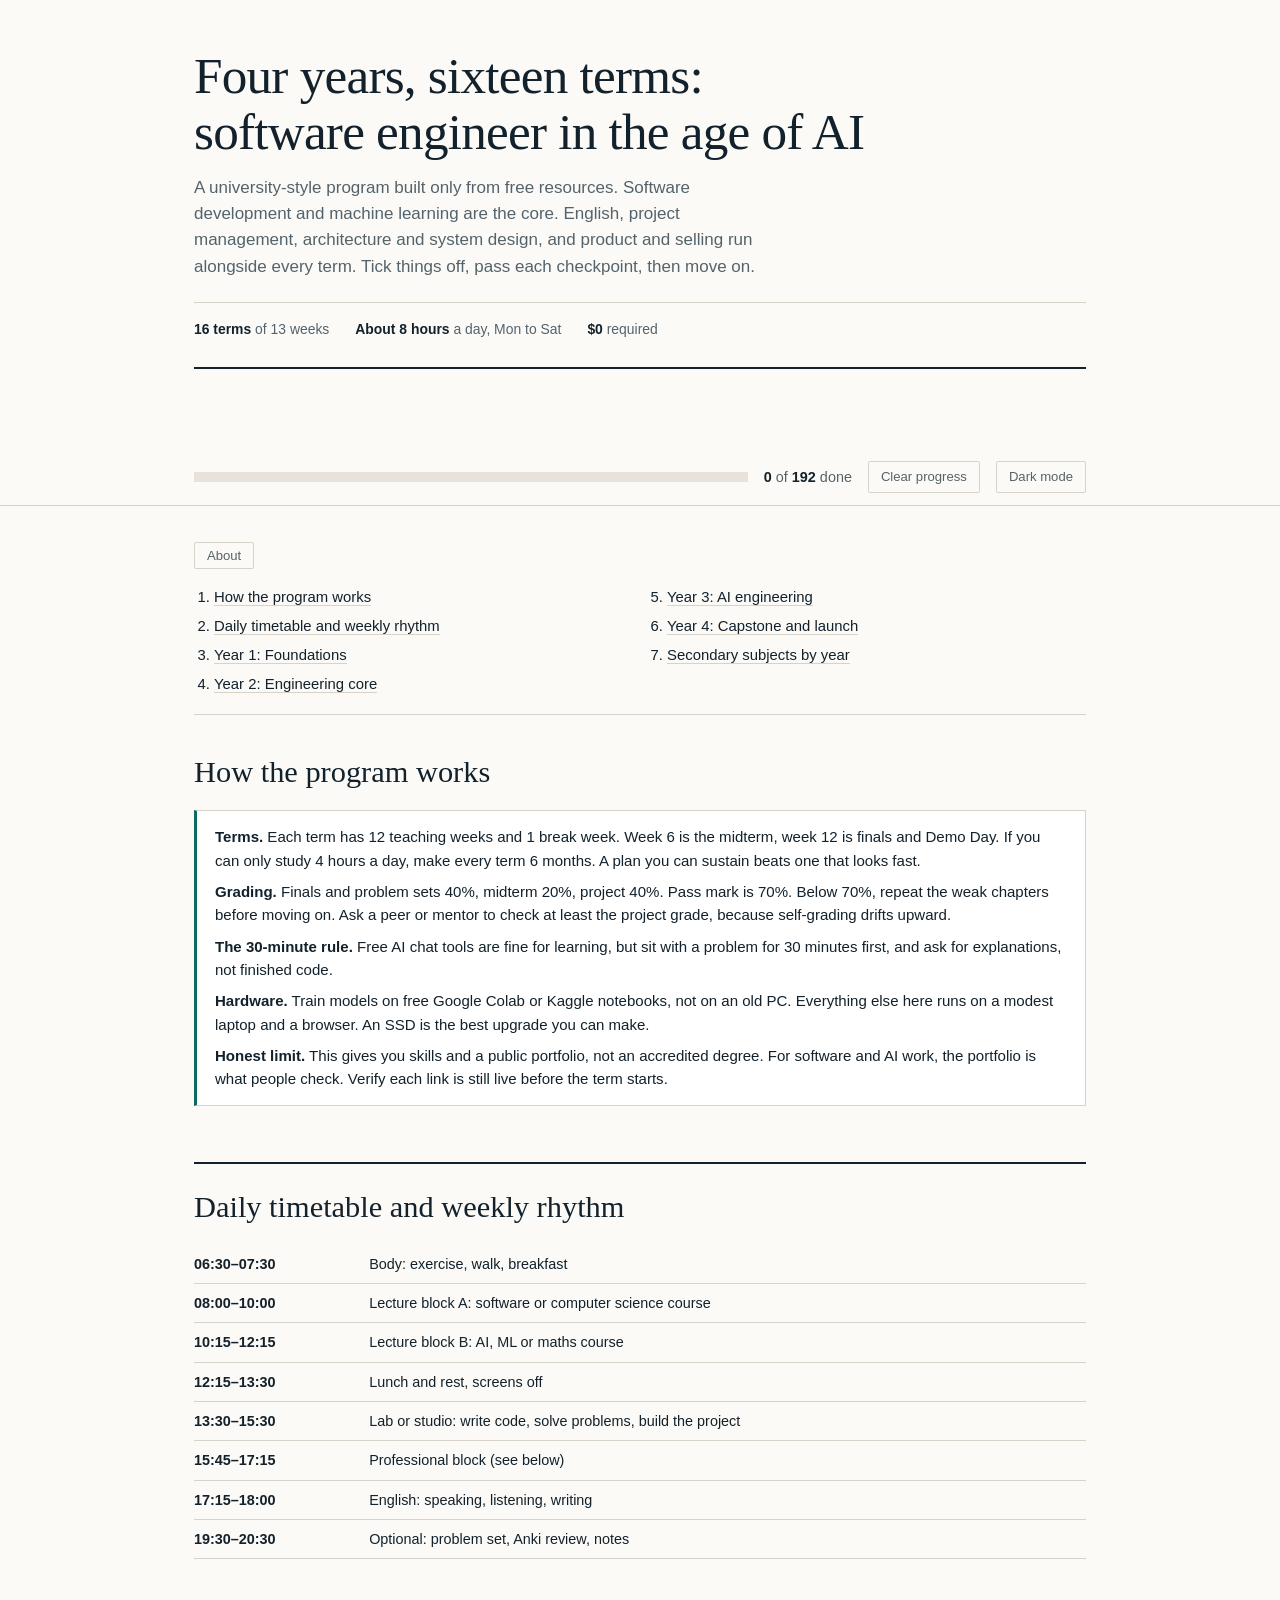
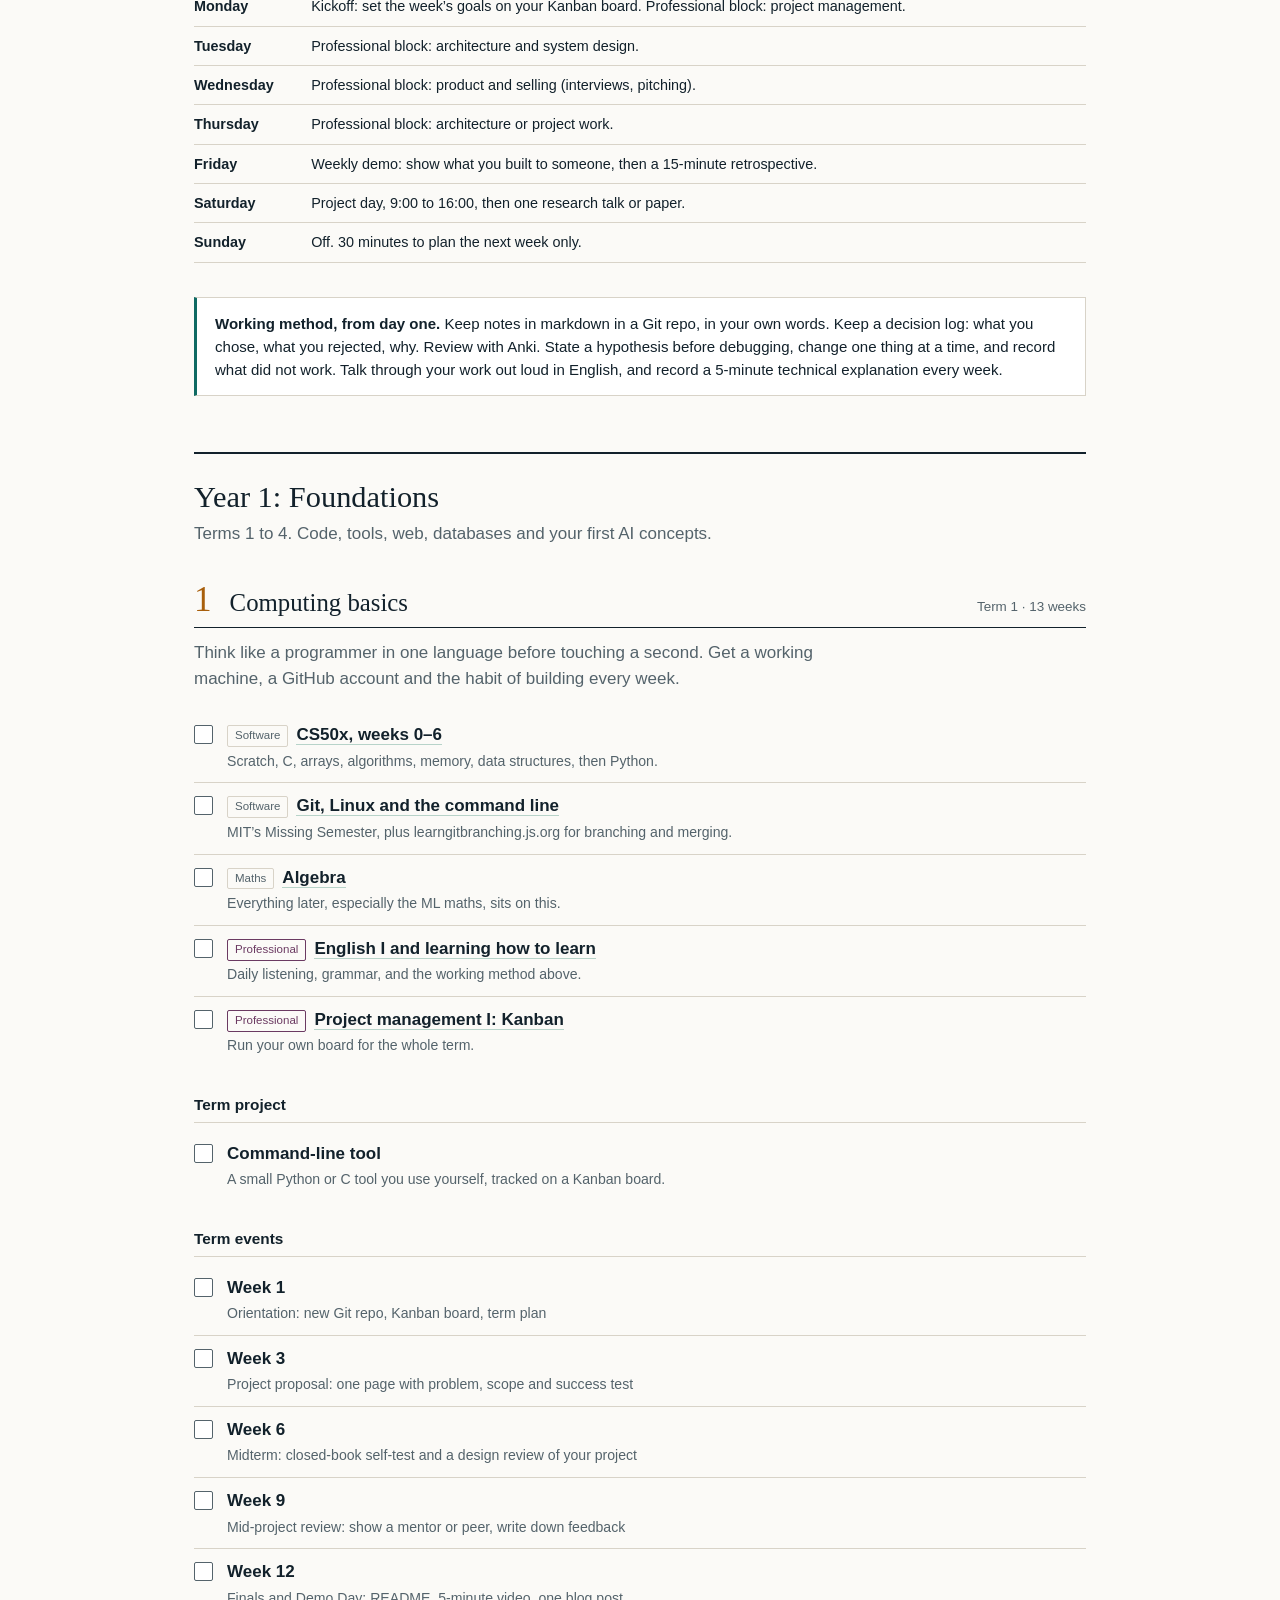
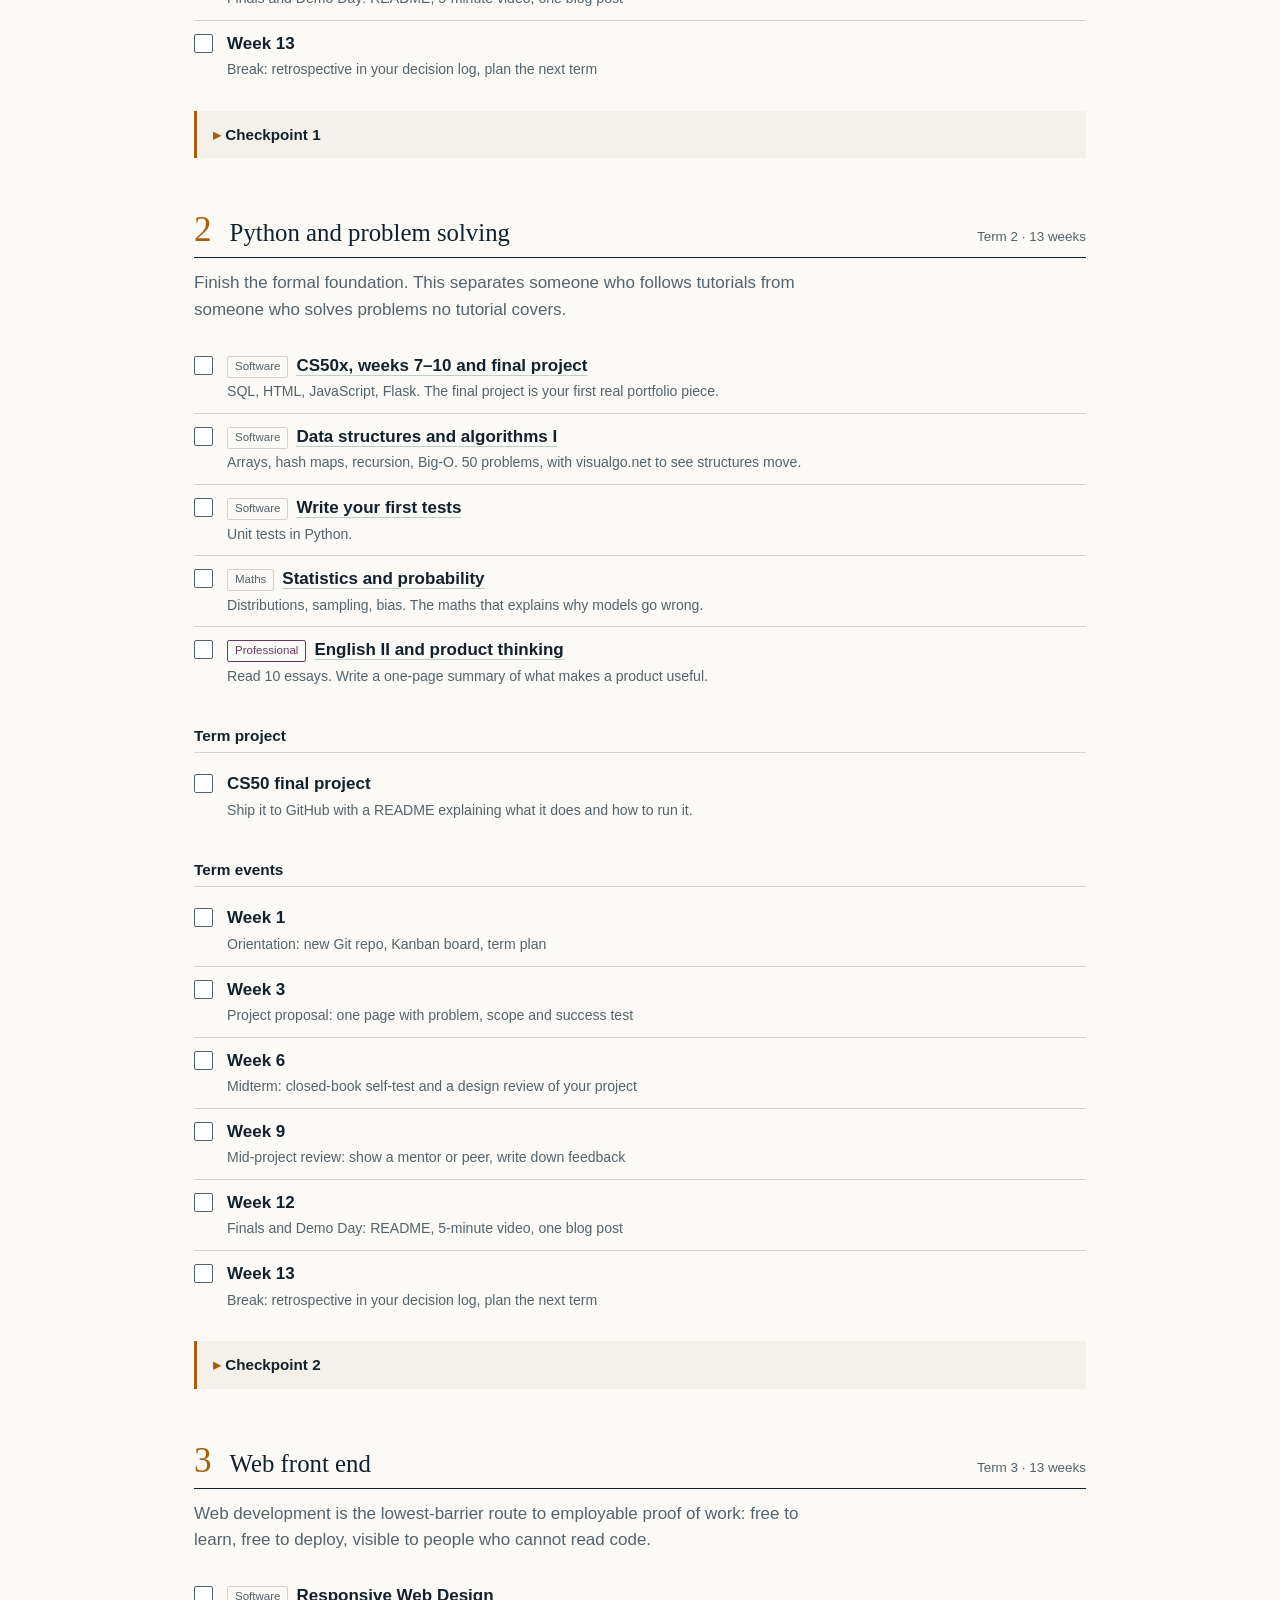
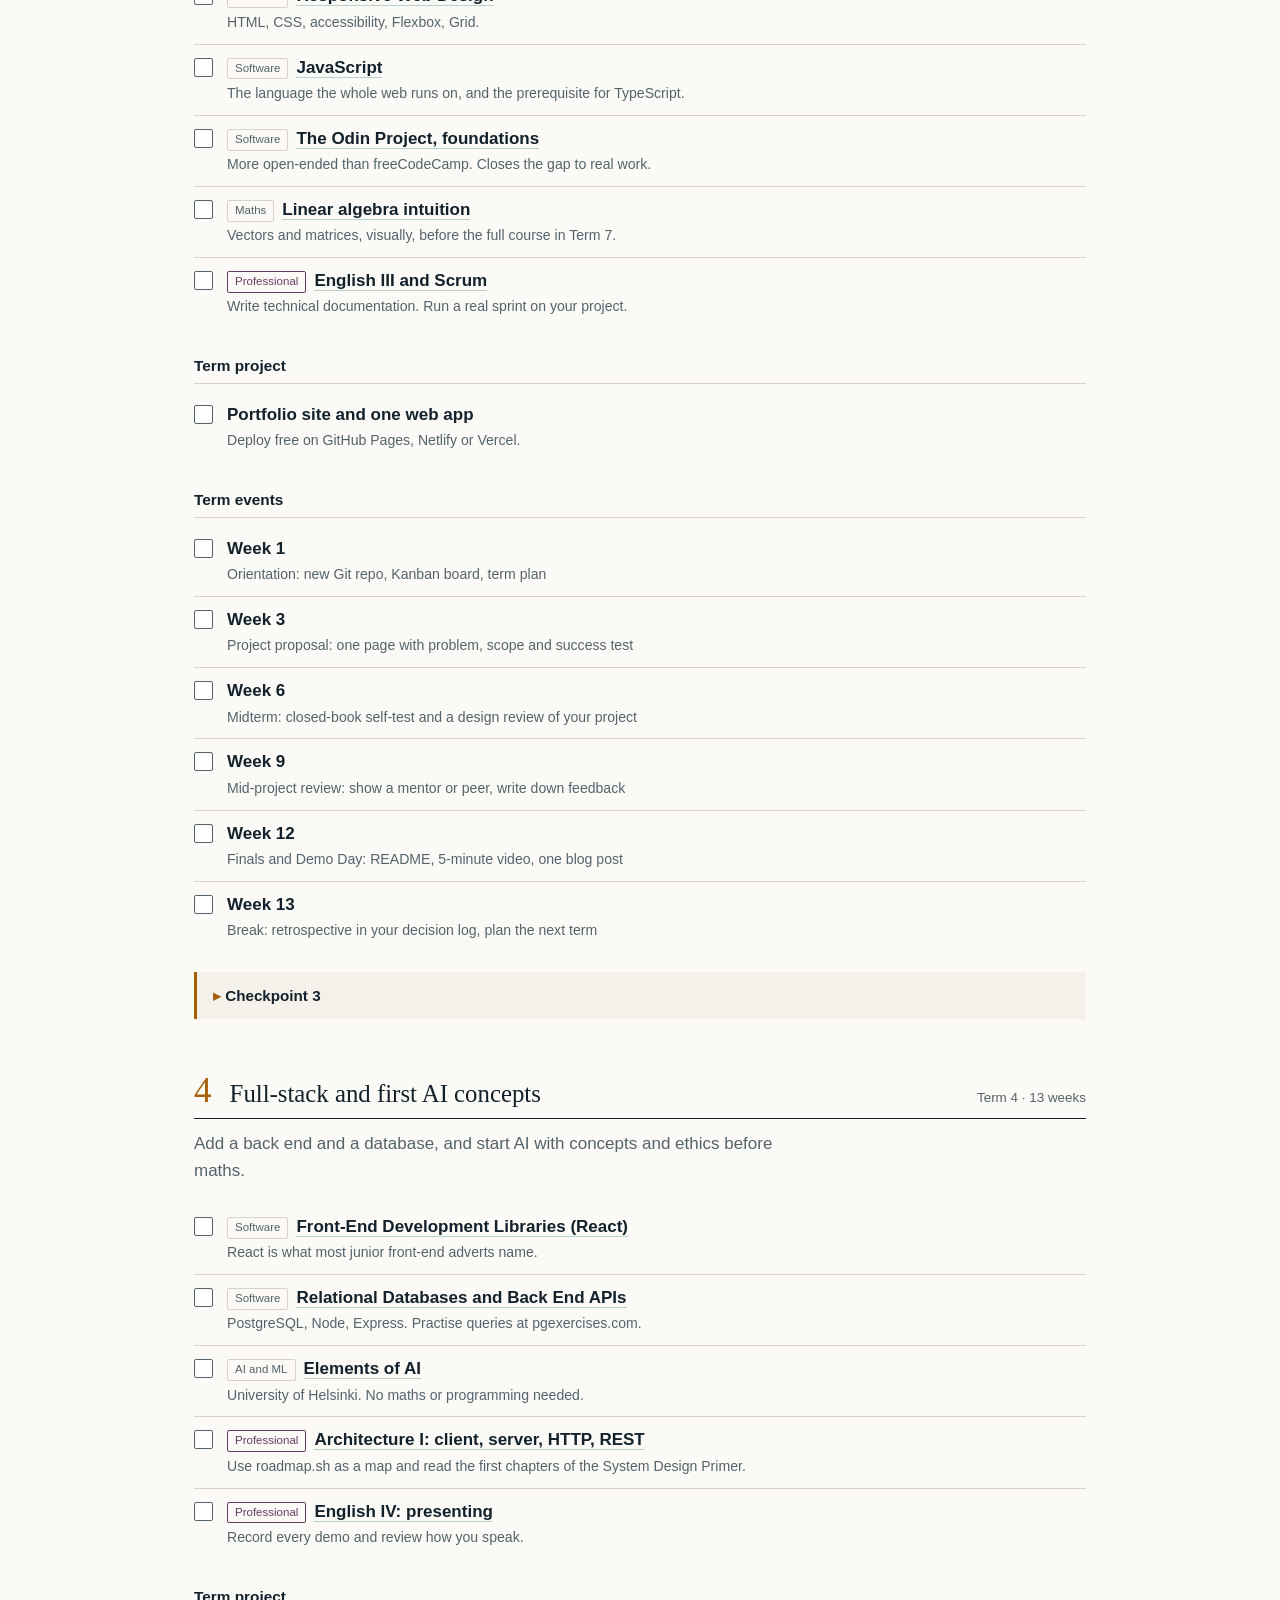
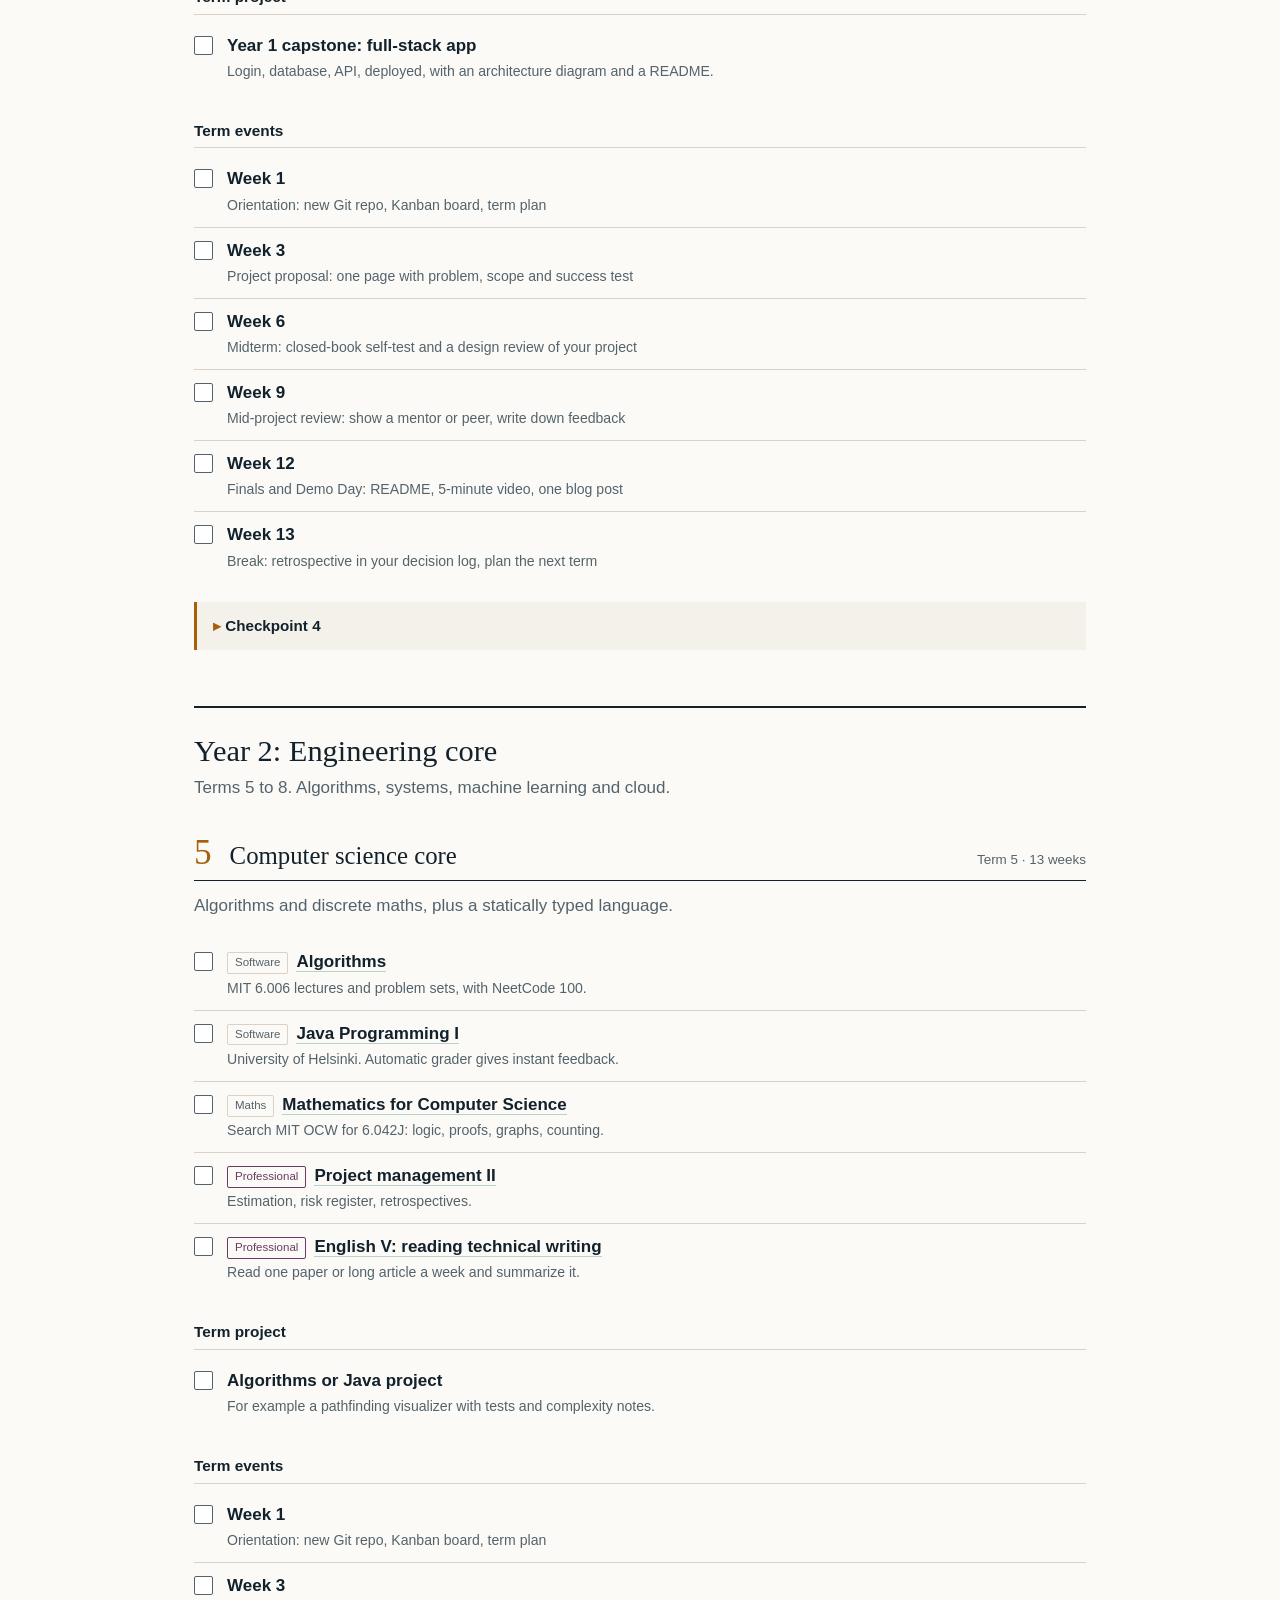
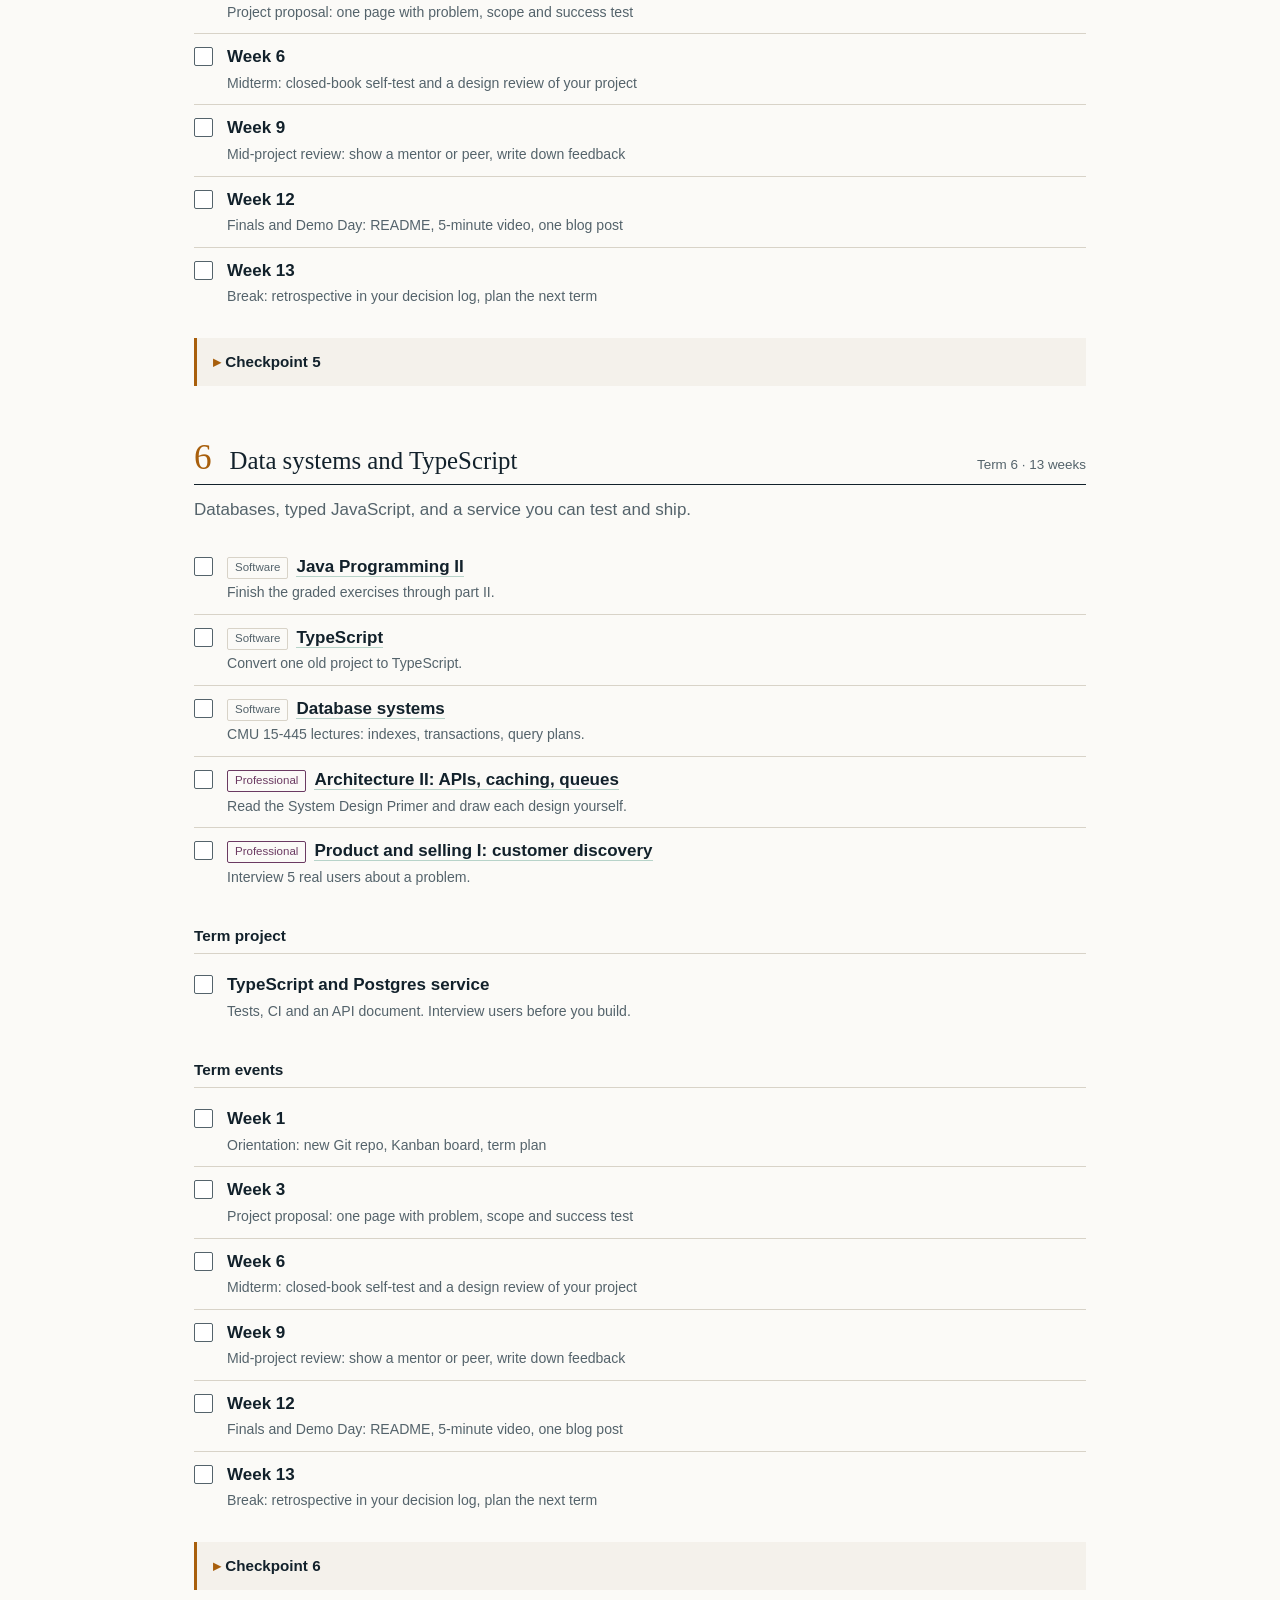
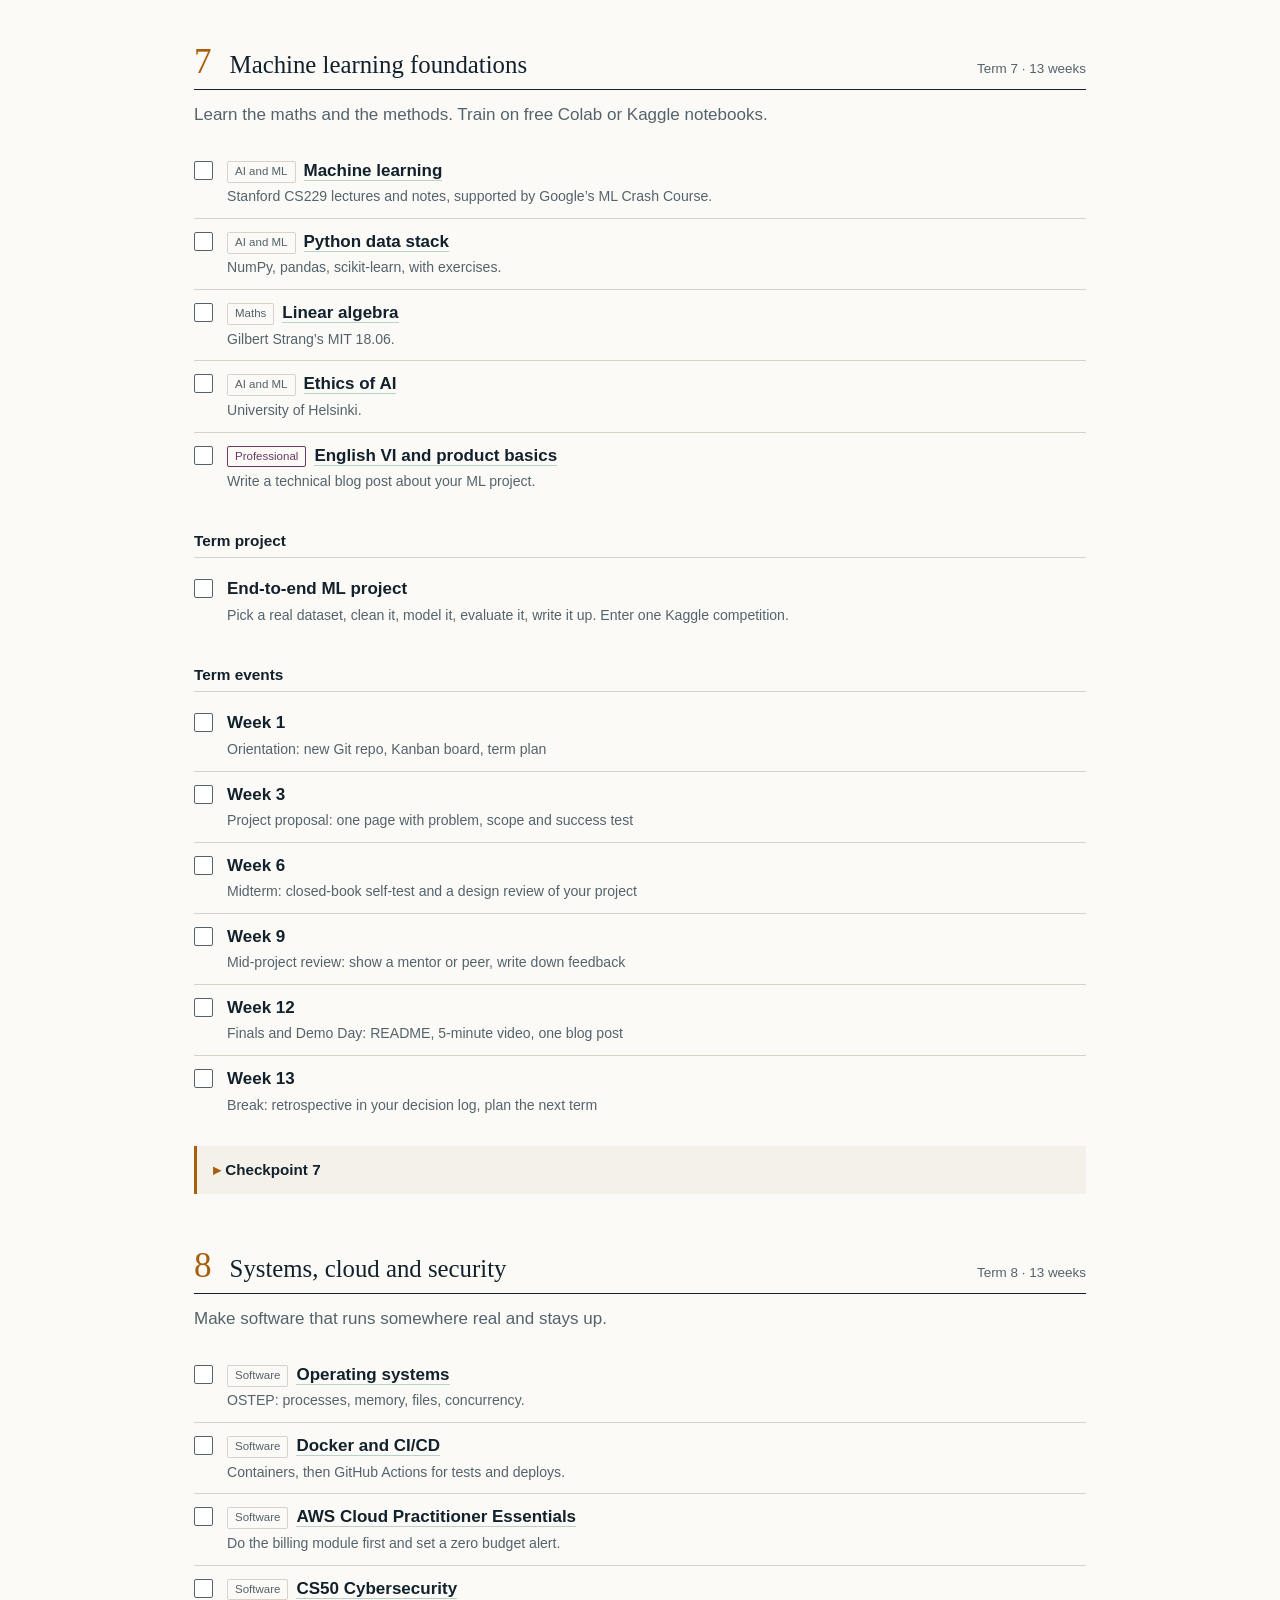
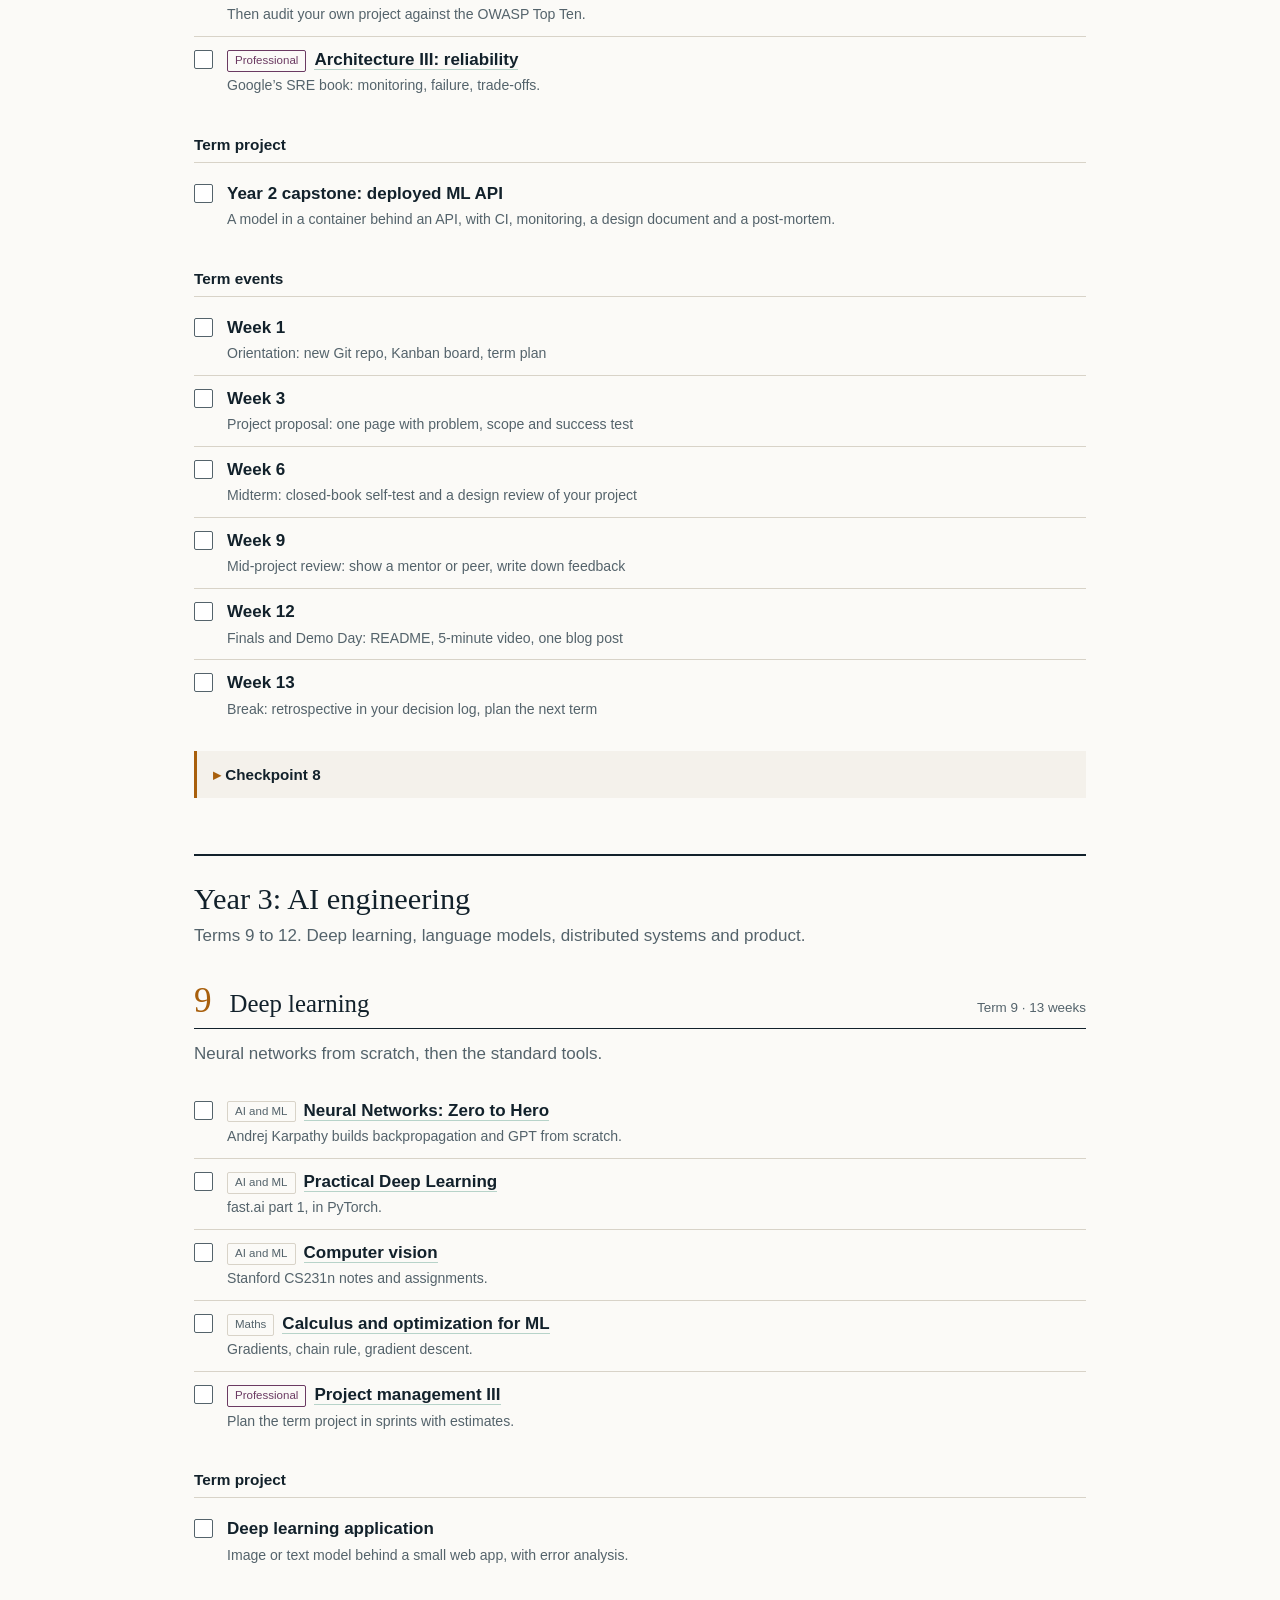
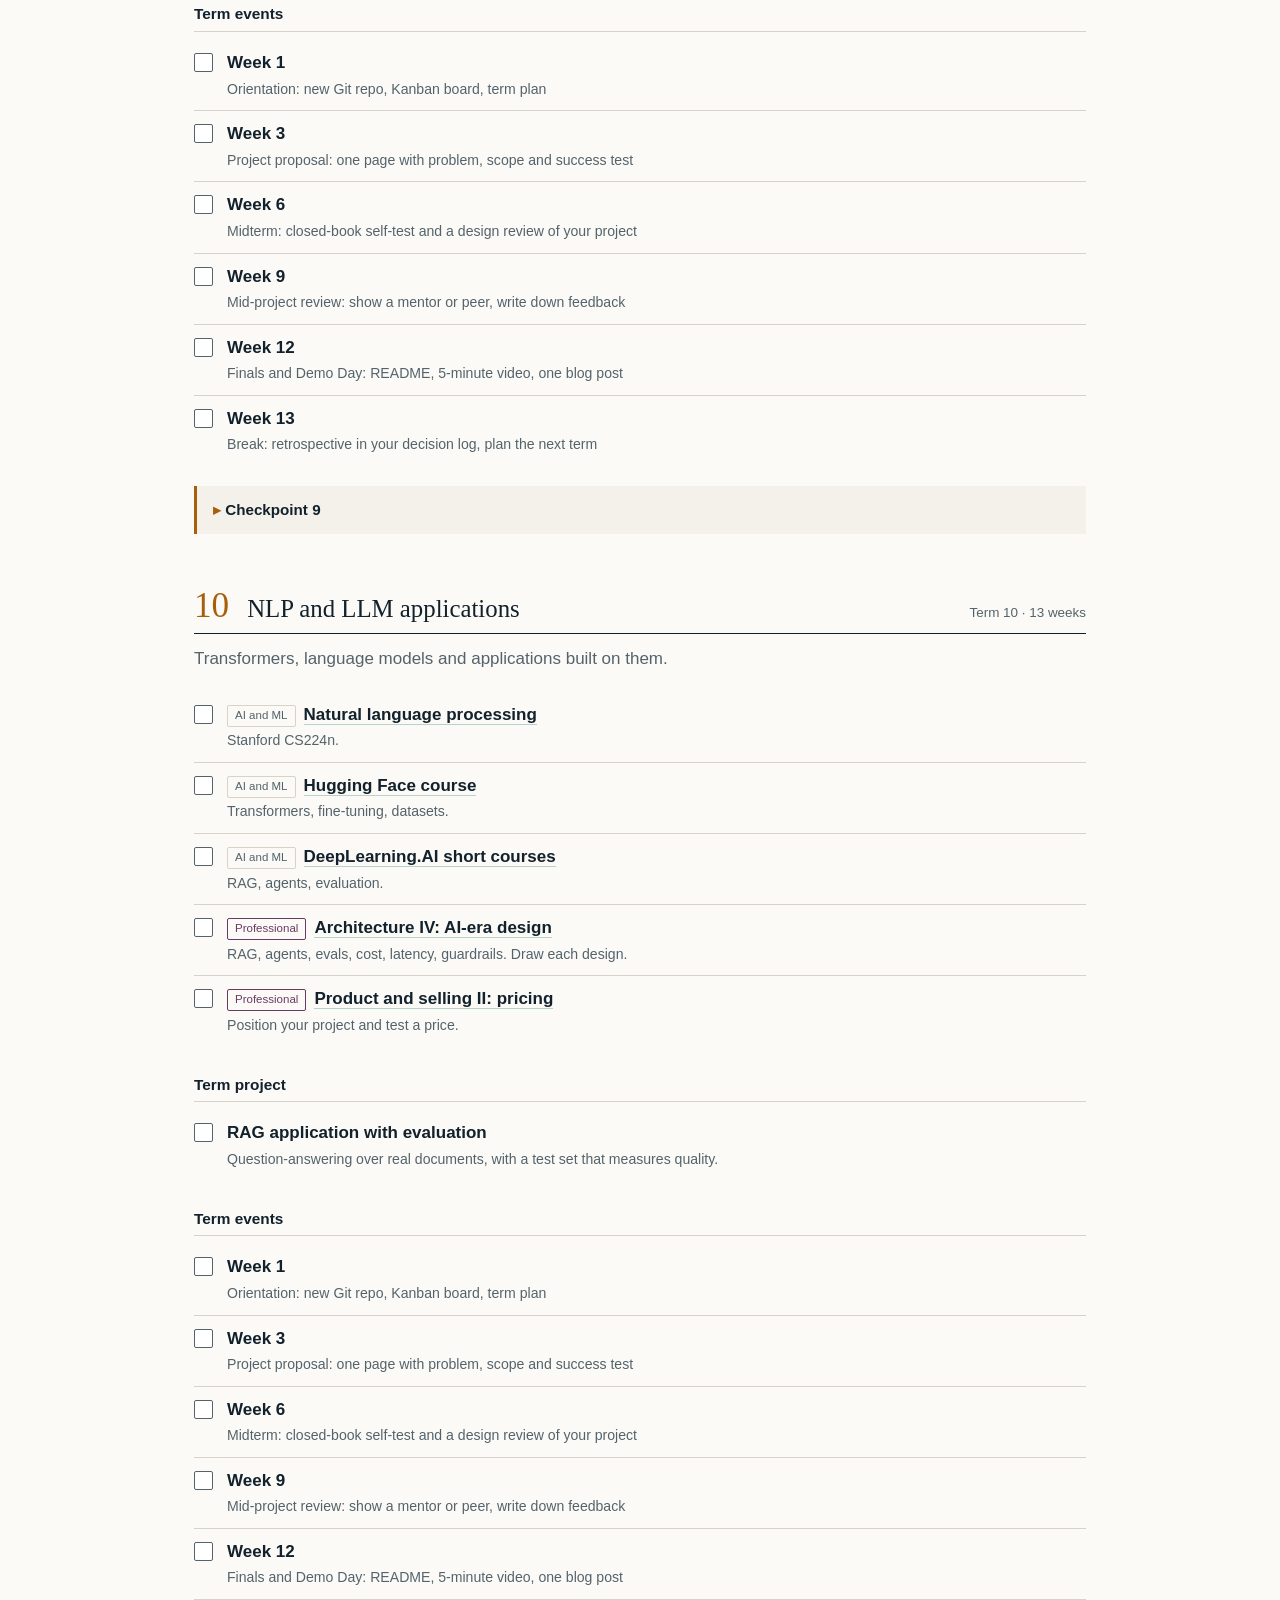
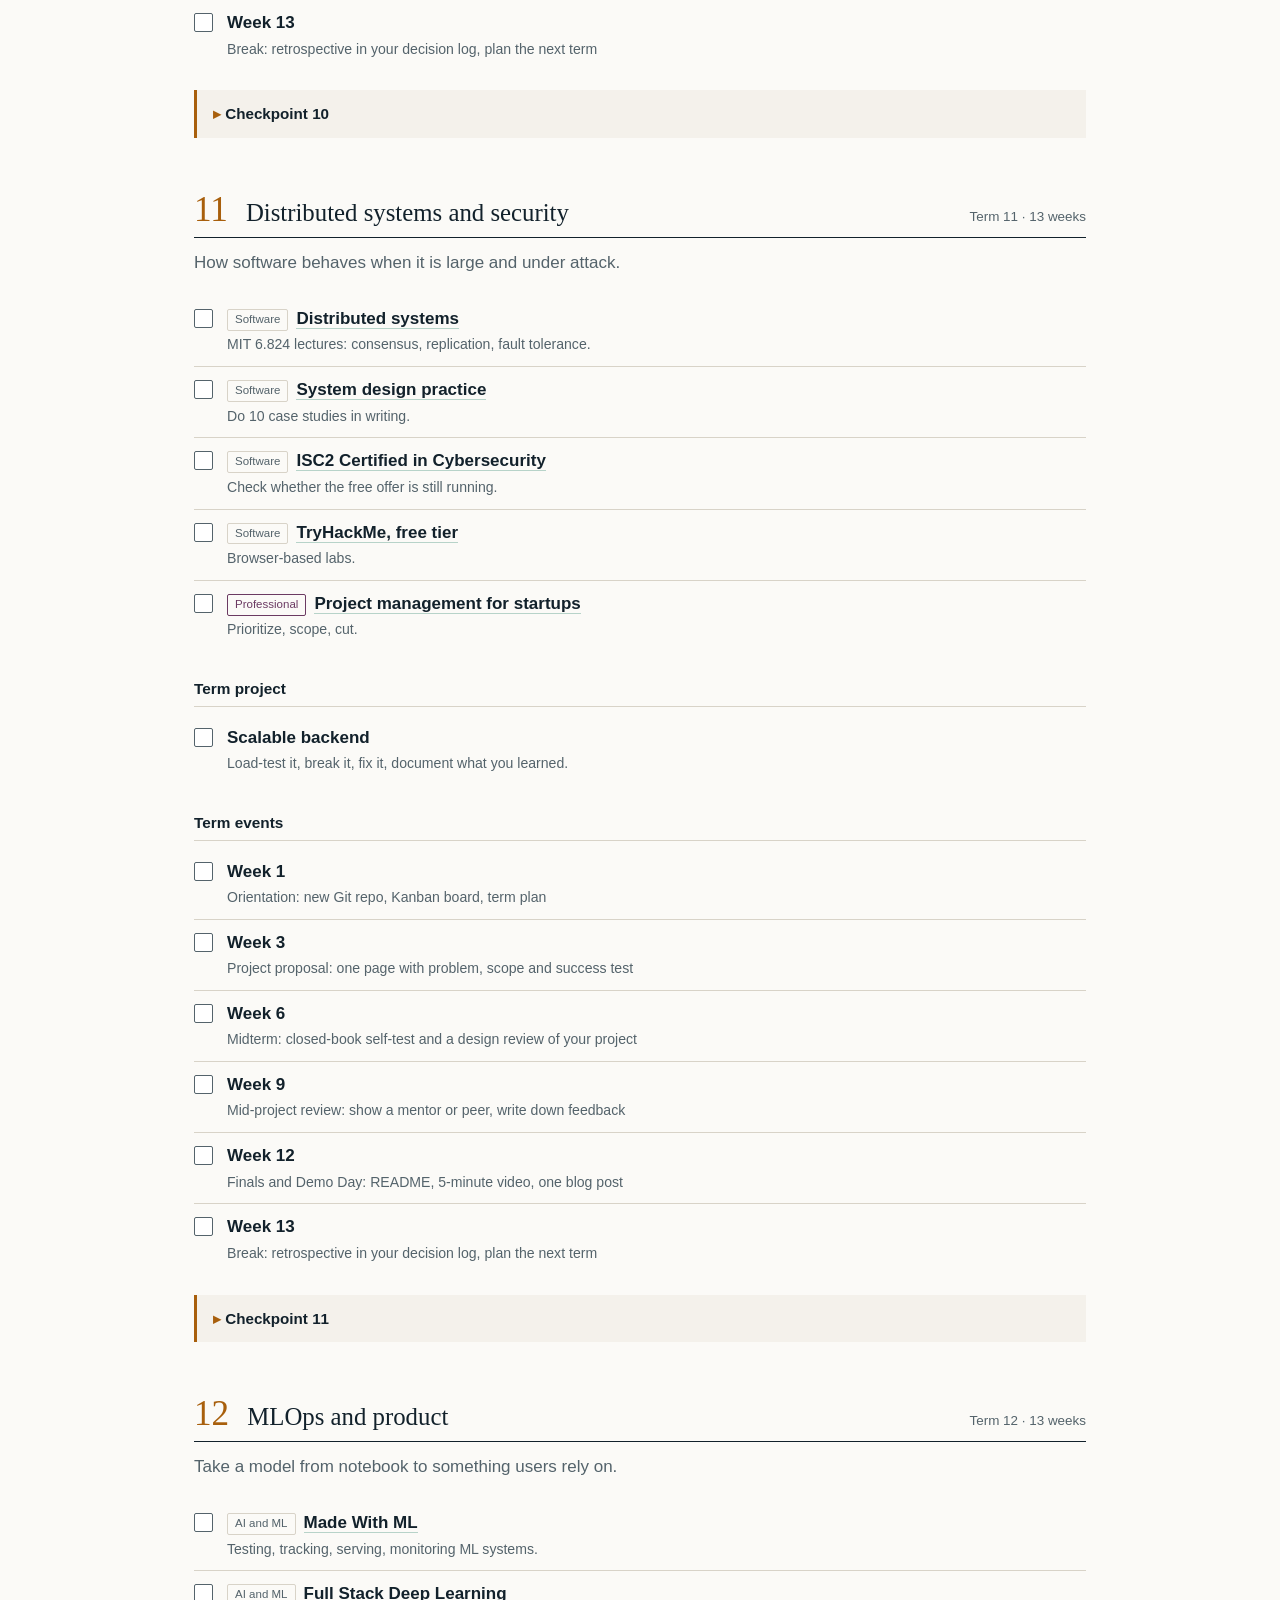
<file: index.html>
<!DOCTYPE html>
<html lang="en">
<head>
<meta charset="utf-8">
<meta name="color-scheme" content="light dark">
<meta name="viewport" content="width=device-width, initial-scale=1, viewport-fit=cover">
<!-- Theme: applies the saved light or dark choice before the page draws, so it does not flash -->
<script>try{var t=localStorage.getItem("curr4y-theme");if(t)document.documentElement.setAttribute("data-theme",t)}catch(e){}</script>
<title>4-Year Software, AI and ML Curriculum</title>
<!-- Styles: all colours, layout and fonts live in style.css -->
<link rel="stylesheet" href="style.css">
</head>
<body>
<!-- 1. HEADER: title, intro and quick facts -->
<div class="wrap"><header class="top">
<h1>Four years, sixteen terms:<br>software engineer in the age of AI</h1>
<p class="sub">A university-style program built only from free resources. Software development and machine learning are the core. English, project management, architecture and system design, and product and selling run alongside every term. Tick things off, pass each checkpoint, then move on.</p>
<div class="meta"><span><b>16 terms</b> of 13 weeks</span><span><b>About 8 hours</b> a day, Mon to Sat</span><span><b>$0</b> required</span></div></header></div>
<!-- 2. STICKY PROGRESS BAR: filled by script.js -->
<div class="dash"><div class="dash-in"><div class="bar"><span id="fill"></span></div><div class="count"><b id="done">0</b> of <b id="total">0</b> done</div><button id="reset">Clear progress</button>
<!-- Theme button: switches between light and dark mode (logic is in script.js, section 10) -->
<button id="theme" type="button" aria-label="Switch between light and dark mode">Dark mode</button></div></div>
<div class="wrap">
<!-- About link: opens about.html (the project description) -->
<a class="navlink" href="about.html">About</a>
<!-- 3. TABLE OF CONTENTS: year links are added by script.js -->
<nav class="toc"><ol id="toc"><li><a href="#how">How the program works</a></li><li><a href="#time">Daily timetable and weekly rhythm</a></li></ol></nav>

<!-- 4. HOW THE PROGRAM WORKS: terms, grading, hardware and honest limits -->
<section id="how"><h2 class="year" style="margin-top:0;border-top:none;padding-top:0">How the program works</h2>
<div class="call"><p><strong>Terms.</strong> Each term has 12 teaching weeks and 1 break week. Week 6 is the midterm, week 12 is finals and Demo Day. If you can only study 4 hours a day, make every term 6 months. A plan you can sustain beats one that looks fast.</p>
<p><strong>Grading.</strong> Finals and problem sets 40%, midterm 20%, project 40%. Pass mark is 70%. Below 70%, repeat the weak chapters before moving on. Ask a peer or mentor to check at least the project grade, because self-grading drifts upward.</p>
<p><strong>The 30-minute rule.</strong> Free AI chat tools are fine for learning, but sit with a problem for 30 minutes first, and ask for explanations, not finished code.</p>
<p><strong>Hardware.</strong> Train models on free Google Colab or Kaggle notebooks, not on an old PC. Everything else here runs on a modest laptop and a browser. An SSD is the best upgrade you can make.</p>
<p><strong>Honest limit.</strong> This gives you skills and a public portfolio, not an accredited degree. For software and AI work, the portfolio is what people check. Verify each link is still live before the term starts.</p></div></section>

<!-- 5. DAILY TIMETABLE AND WEEKLY RHYTHM -->
<section id="time"><h2 class="year">Daily timetable and weekly rhythm</h2>
<div class="tblw"><table><tr><th>06:30–07:30</th><td>Body: exercise, walk, breakfast</td></tr>
<tr><th>08:00–10:00</th><td>Lecture block A: software or computer science course</td></tr>
<tr><th>10:15–12:15</th><td>Lecture block B: AI, ML or maths course</td></tr>
<tr><th>12:15–13:30</th><td>Lunch and rest, screens off</td></tr>
<tr><th>13:30–15:30</th><td>Lab or studio: write code, solve problems, build the project</td></tr>
<tr><th>15:45–17:15</th><td>Professional block (see below)</td></tr>
<tr><th>17:15–18:00</th><td>English: speaking, listening, writing</td></tr>
<tr><th>19:30–20:30</th><td>Optional: problem set, Anki review, notes</td></tr></table></div>
<div class="tblw"><table><tr><th>Monday</th><td>Kickoff: set the week’s goals on your Kanban board. Professional block: project management.</td></tr>
<tr><th>Tuesday</th><td>Professional block: architecture and system design.</td></tr>
<tr><th>Wednesday</th><td>Professional block: product and selling (interviews, pitching).</td></tr>
<tr><th>Thursday</th><td>Professional block: architecture or project work.</td></tr>
<tr><th>Friday</th><td>Weekly demo: show what you built to someone, then a 15-minute retrospective.</td></tr>
<tr><th>Saturday</th><td>Project day, 9:00 to 16:00, then one research talk or paper.</td></tr>
<tr><th>Sunday</th><td>Off. 30 minutes to plan the next week only.</td></tr></table></div>
<div class="call"><p><strong>Working method, from day one.</strong> Keep notes in markdown in a Git repo, in your own words. Keep a decision log: what you chose, what you rejected, why. Review with Anki. State a hypothesis before debugging, change one thing at a time, and record what did not work. Talk through your work out loud in English, and record a 5-minute technical explanation every week.</p></div></section>

<!-- 6. TERMS: all 16 terms are generated here by script.js from the data in that file -->
<div id="terms"></div>

<!-- 7. SECONDARY SUBJECTS BY YEAR: English, project management, architecture, selling -->
<section id="pro"><h2 class="year">Secondary subjects: what to learn each year</h2>
<div class="tblw"><table><tr><th></th><th>Year 1</th><th>Year 2</th><th>Year 3</th><th>Year 4</th></tr>
<tr><th>English</th><td>Grammar, listening, short emails, README writing</td><td>Reading papers, summaries, speaking club</td><td>Technical blogs, conference-style talks</td><td>Thesis, defense, interviews, negotiation</td></tr>
<tr><th>Project management</th><td>Kanban, Scrum, weekly sprints</td><td>Estimation, risk, retrospectives</td><td>Startup-style planning, stakeholder updates</td><td>Run the capstone like a team</td></tr>
<tr><th>Architecture and system design</th><td>Client-server, HTTP, REST</td><td>APIs, caching, queues, databases, trade-offs</td><td>Distributed systems, AI-era design (RAG, agents, evals)</td><td>Decision records, design reviews, mock interviews</td></tr>
<tr><th>Product and selling</th><td>Who is the user?</td><td>Customer discovery, pitching</td><td>MVP, pricing, first customer</td><td>Launch, outreach, closing</td></tr></table></div>
<div class="call"><p><strong>Architecture rule.</strong> For every term project, draw a diagram, list three design options, and write why you rejected two. That habit matters more than any single course.</p></div></section>
</div>

<!-- Script: all course data and the progress checklist logic live in script.js -->
<script src="script.js"></script>
</body>
</html>
</file>
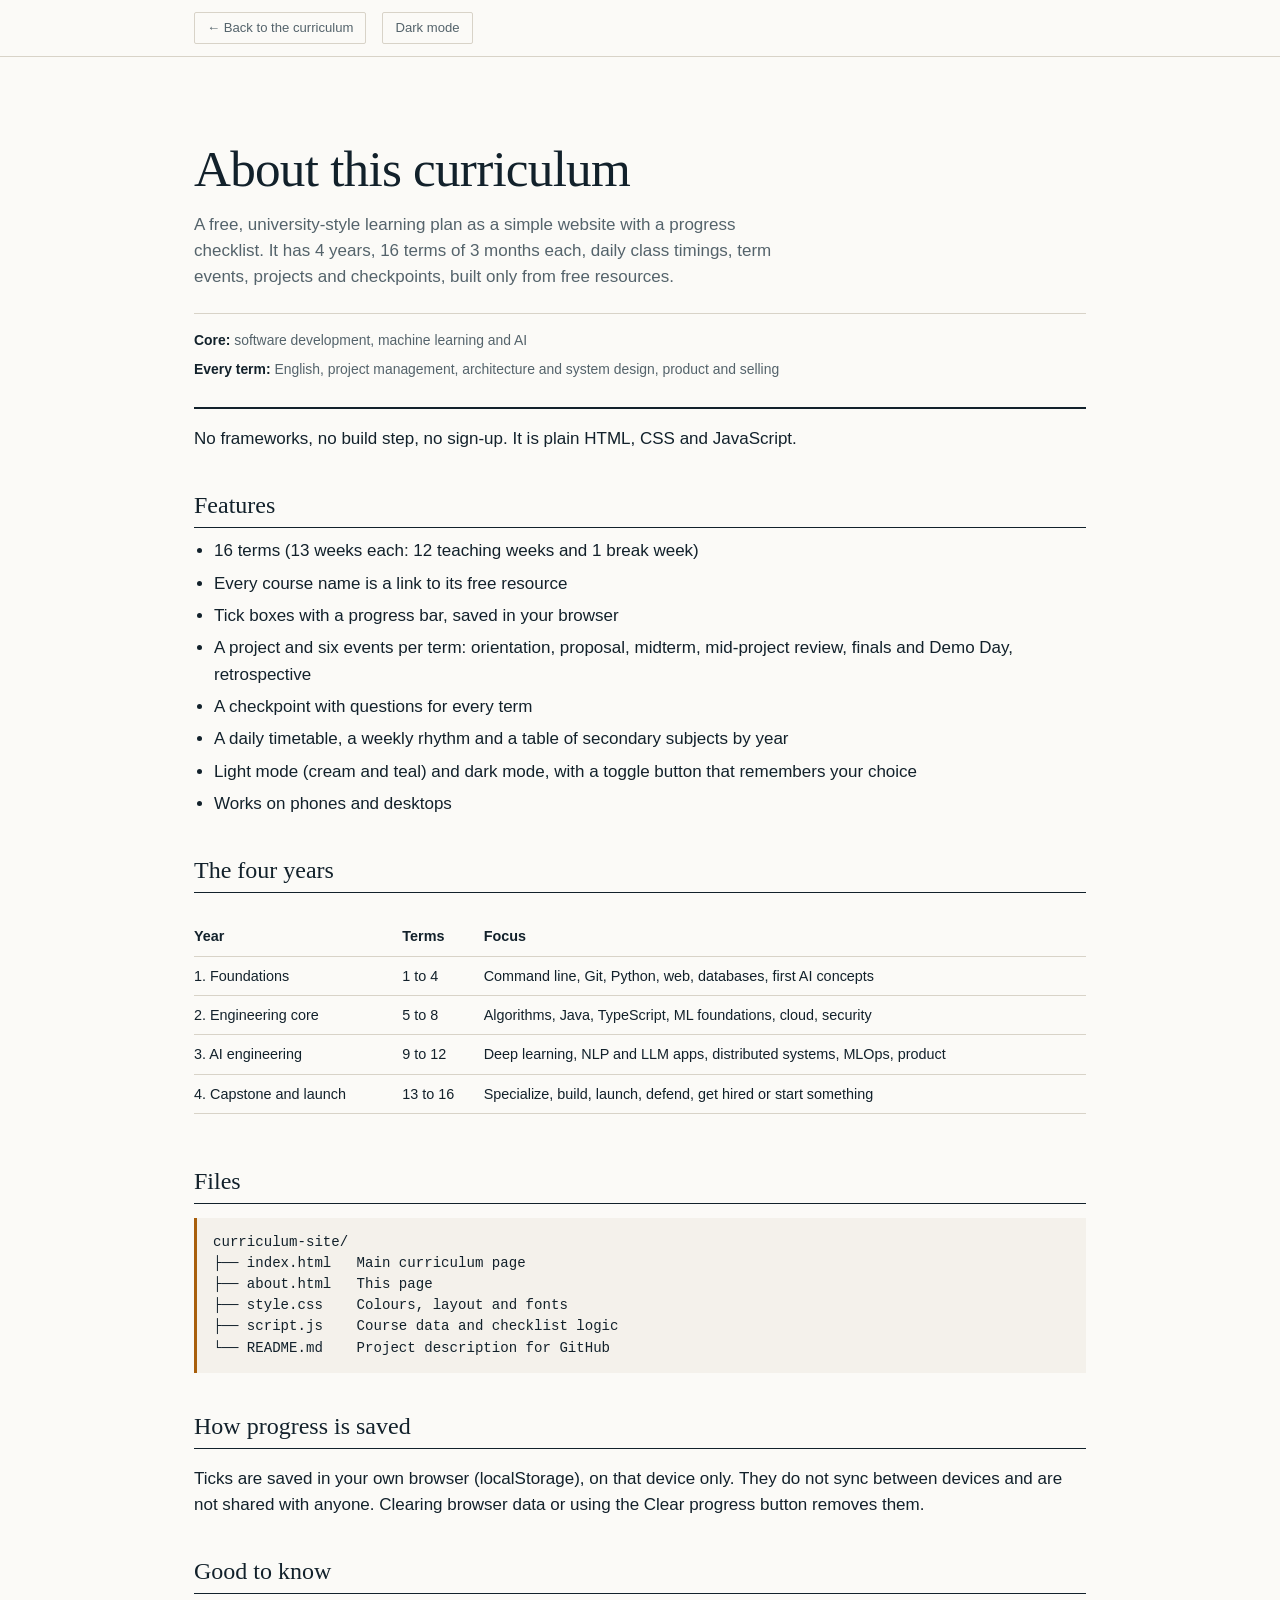
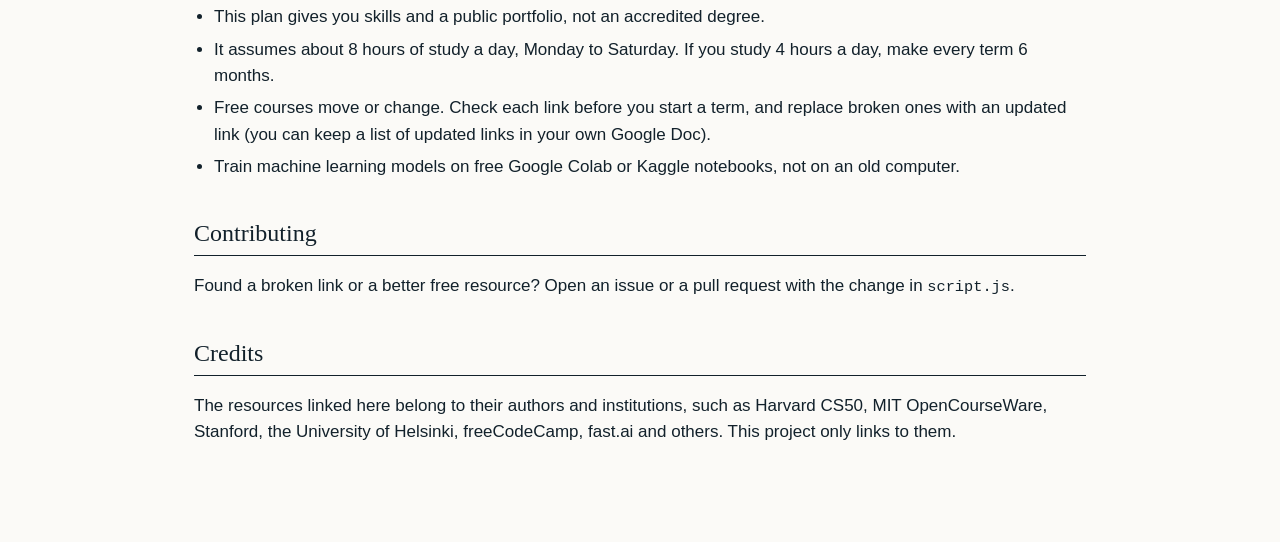
<file: about.html>
<!DOCTYPE html>
<html lang="en">
<head>
<!-- about.html: the About page. It reuses style.css, so it matches the main curriculum page. -->
<meta charset="utf-8">
<meta name="color-scheme" content="light dark">
<meta name="viewport" content="width=device-width, initial-scale=1, viewport-fit=cover">
<!-- Theme: applies the saved light or dark choice before the page draws (same choice as the main page) -->
<script>try{var t=localStorage.getItem("curr4y-theme");if(t)document.documentElement.setAttribute("data-theme",t)}catch(e){}</script>
<title>About: 4-Year Free Curriculum</title>
<link rel="stylesheet" href="style.css">
</head>
<body>

<!-- 1. TOP BAR: link back to the curriculum and the theme button -->
<div class="dash"><div class="dash-in">
<a class="navlink" href="index.html">&larr; Back to the curriculum</a>
<button id="theme" type="button" aria-label="Switch between light and dark mode">Dark mode</button>
</div></div>

<div class="wrap about">

<!-- 2. TITLE AND INTRODUCTION -->
<header class="top">
<h1>About this curriculum</h1>
<p class="sub">A free, university-style learning plan as a simple website with a progress checklist. It has 4 years, 16 terms of 3 months each, daily class timings, term events, projects and checkpoints, built only from free resources.</p>
<div class="meta"><span><b>Core:</b> software development, machine learning and AI</span><span><b>Every term:</b> English, project management, architecture and system design, product and selling</span></div>
</header>
<p>No frameworks, no build step, no sign-up. It is plain HTML, CSS and JavaScript.</p>

<!-- 3. FEATURES -->
<h2>Features</h2>
<ul>
<li>16 terms (13 weeks each: 12 teaching weeks and 1 break week)</li>
<li>Every course name is a link to its free resource</li>
<li>Tick boxes with a progress bar, saved in your browser</li>
<li>A project and six events per term: orientation, proposal, midterm, mid-project review, finals and Demo Day, retrospective</li>
<li>A checkpoint with questions for every term</li>
<li>A daily timetable, a weekly rhythm and a table of secondary subjects by year</li>
<li>Light mode (cream and teal) and dark mode, with a toggle button that remembers your choice</li>
<li>Works on phones and desktops</li>
</ul>

<!-- 4. THE FOUR YEARS -->
<h2>The four years</h2>
<div class="tblw"><table>
<tr><th>Year</th><th>Terms</th><th>Focus</th></tr>
<tr><td>1. Foundations</td><td>1 to 4</td><td>Command line, Git, Python, web, databases, first AI concepts</td></tr>
<tr><td>2. Engineering core</td><td>5 to 8</td><td>Algorithms, Java, TypeScript, ML foundations, cloud, security</td></tr>
<tr><td>3. AI engineering</td><td>9 to 12</td><td>Deep learning, NLP and LLM apps, distributed systems, MLOps, product</td></tr>
<tr><td>4. Capstone and launch</td><td>13 to 16</td><td>Specialize, build, launch, defend, get hired or start something</td></tr>
</table></div>

<!-- 5. FILES -->
<h2>Files</h2>
<pre>curriculum-site/
├── index.html   Main curriculum page
├── about.html   This page
├── style.css    Colours, layout and fonts
├── script.js    Course data and checklist logic
└── README.md    Project description for GitHub</pre>

<!-- 6. HOW PROGRESS IS SAVED -->
<h2>How progress is saved</h2>
<p>Ticks are saved in your own browser (localStorage), on that device only. They do not sync between devices and are not shared with anyone. Clearing browser data or using the Clear progress button removes them.</p>

<!-- 7. GOOD TO KNOW -->
<h2>Good to know</h2>
<ul>
<li>This plan gives you skills and a public portfolio, not an accredited degree.</li>
<li>It assumes about 8 hours of study a day, Monday to Saturday. If you study 4 hours a day, make every term 6 months.</li>
<li>Free courses move or change. Check each link before you start a term, and replace broken ones with an updated link (you can keep a list of updated links in your own Google Doc).</li>
<li>Train machine learning models on free Google Colab or Kaggle notebooks, not on an old computer.</li>
</ul>

<!-- 8. CONTRIBUTING -->
<h2>Contributing</h2>
<p>Found a broken link or a better free resource? Open an issue or a pull request with the change in <code>script.js</code>.</p>

<!-- 9. CREDITS -->
<h2>Credits</h2>
<p>The resources linked here belong to their authors and institutions, such as Harvard CS50, MIT OpenCourseWare, Stanford, the University of Helsinki, freeCodeCamp, fast.ai and others. This project only links to them.</p>

</div>

<!-- 10. THEME BUTTON LOGIC: same saved choice as the main page, so both pages always match -->
<script>
var KEY="curr4y-theme",r=document.documentElement,b=document.getElementById("theme");
function set(t){r.setAttribute("data-theme",t);b.textContent=t=="dark"?"Light mode":"Dark mode";try{localStorage.setItem(KEY,t)}catch(e){}}
var s="light";try{s=localStorage.getItem(KEY)||"light"}catch(e){}
set(s);
b.addEventListener("click",function(){set(r.getAttribute("data-theme")=="dark"?"light":"dark")});
</script>
</body>
</html>
</file>
<file: style.css>
/* =====================================================
   style.css: look and feel of the 4-year curriculum site
   Colours match the original roadmap: cream paper, navy text, teal ticks, amber numbers
   ===================================================== */

/* 1. COLOUR AND LAYOUT VARIABLES: change colours here and the whole site updates */
:root{--ink:#12212B;--paper:#FBFAF7;--card:#fff;--rule:#D8D3C8;--muted:#54636B;--teal:#0F6A63;--amber:#A85F0C;--plum:#6B3A62;--soft:#F4F1EB;--bar:#E7E3DA;--tealtint:#B7D3C9;
box-sizing:border-box;padding-top:env(safe-area-inset-top,0px);padding-bottom:env(safe-area-inset-bottom,0px);color-scheme:light}

/* 1b. DARK MODE COLOURS: used when the theme button sets data-theme="dark" on the page */
:root[data-theme="dark"]{--ink:#E8E6DF;--paper:#14191C;--card:#1B2226;--rule:#33403F;--muted:#9FB0B3;--teal:#4FB3A8;--amber:#E0A04F;--plum:#C58BBB;--soft:#1E2629;--bar:#2A3438;--tealtint:#2F5550;color-scheme:dark}
/* 2. BASE PAGE STYLES: page background, text colour, font */
html{background:var(--paper);color:var(--ink);scroll-padding-top:env(safe-area-inset-top,0px);-webkit-text-size-adjust:100%}
*{box-sizing:border-box}
body{margin:0;background:var(--paper);color:var(--ink);font:17px/1.55 "Inter","Helvetica Neue",Arial,sans-serif}
.wrap{max-width:940px;margin:0 auto;padding:0 24px 80px}
/* 3. HEADER: big title, intro text and the small facts row */
header.top{border-bottom:2px solid var(--ink);padding:48px 0 26px}
h1{font:400 clamp(2rem,5.4vw,3.2rem)/1.1 Georgia,"Iowan Old Style",serif;margin:0 0 14px;letter-spacing:-.015em}
.sub{max-width:62ch;color:var(--muted);margin:0 0 22px}
.meta{display:flex;flex-wrap:wrap;gap:8px 26px;font-size:.87rem;color:var(--muted);padding-top:16px;border-top:1px solid var(--rule)}
.meta b{color:var(--ink)}
/* 4. STICKY PROGRESS BAR: stays at the top while you scroll */
.dash{position:sticky;top:env(safe-area-inset-top,0px);z-index:20;background:var(--paper);border-bottom:1px solid var(--rule);padding:12px 0;margin-bottom:36px}
body::before{content:"";position:fixed;inset:0 0 auto;height:env(safe-area-inset-top,0px);background:var(--paper);z-index:30}
.dash-in{max-width:940px;margin:0 auto;padding:0 24px;display:flex;align-items:center;gap:16px;flex-wrap:wrap}
.bar{flex:1 1 200px;min-width:150px;height:10px;background:var(--bar);overflow:hidden}
.bar span{display:block;height:100%;width:0;background:var(--teal);transition:width .3s}
.count{font-size:.9rem;color:var(--muted);font-variant-numeric:tabular-nums}.count b{color:var(--ink)}
/* 5. BUTTONS AND KEYBOARD FOCUS OUTLINE */
button{font:inherit;font-size:.82rem;background:none;border:1px solid var(--rule);color:var(--muted);padding:5px 12px;cursor:pointer;border-radius:2px}
button:hover{border-color:var(--ink);color:var(--ink)}
button:focus-visible,summary:focus-visible,a:focus-visible,input:focus-visible{outline:2px solid var(--amber);outline-offset:2px}
/* 6. YEAR HEADINGS AND TERM BLOCKS */
h2.year{font:400 1.9rem Georgia,serif;margin:56px 0 6px;border-top:2px solid var(--ink);padding-top:26px}
p.yg{color:var(--muted);max-width:66ch;margin:0 0 34px}
.term{margin:0 0 54px;scroll-margin-top:90px}
.th{display:flex;gap:18px;align-items:baseline;border-bottom:1px solid var(--ink);padding-bottom:9px}
.tn{font:2.2rem/1 Georgia,serif;color:var(--amber);flex:0 0 auto}
.th h3{font:400 1.55rem/1.15 Georgia,serif;margin:0;flex:1}
.tw{font-size:.84rem;color:var(--muted);white-space:nowrap}
.tg{color:var(--muted);margin:12px 0 20px;max-width:66ch}
h4{font-size:.96rem;margin:26px 0 8px;padding-bottom:5px;border-bottom:1px solid var(--rule)}
/* 7. CHECKLIST ITEMS (each course, project and event) */
ul.tasks{list-style:none;margin:0;padding:0}
ul.tasks li{display:flex;gap:14px;align-items:flex-start;padding:10px 0;border-bottom:1px solid var(--rule)}
ul.tasks li:last-child{border-bottom:none}
/* 8. CUSTOM CHECKBOXES */
input[type=checkbox]{appearance:none;-webkit-appearance:none;flex:0 0 auto;width:19px;height:19px;margin:3px 0 0;border:1.5px solid var(--muted);background:var(--card);cursor:pointer;border-radius:2px}
input[type=checkbox]:checked{background:var(--teal);border-color:var(--teal)}
input[type=checkbox]:checked::after{content:"";display:block;width:5px;height:10px;margin:1px 0 0 5px;border:solid var(--paper);border-width:0 2px 2px 0;transform:rotate(45deg)}
/* 9. TASK TEXT, LINKS AND NOTES */
.tb{flex:1;min-width:0}.tt{font-weight:600}.tt a{color:var(--ink);text-decoration:none;border-bottom:1.5px solid var(--tealtint)}.tt a:hover{color:var(--teal)}
.note{display:block;color:var(--muted);font-size:.88rem;margin-top:2px}
li.done .tb{opacity:.5}li.done .tt{text-decoration:line-through}
/* 10. SMALL TAGS (Software, AI and ML, Maths, Professional) */
.tag{display:inline-block;font-size:.72rem;border:1px solid var(--rule);color:var(--muted);padding:1px 7px;border-radius:2px;margin-right:8px;vertical-align:1px}
.tag.pro{border-color:var(--plum);color:var(--plum)}
/* 11. CHECKPOINT BOXES (open and close) */
details.check{border-left:3px solid var(--amber);background:var(--soft);margin:20px 0 0}
details.check summary{cursor:pointer;padding:12px 16px;font-weight:600;font-size:.95rem;list-style:none}
details.check summary::-webkit-details-marker{display:none}
details.check summary::before{content:"▸ ";color:var(--amber)}details.check[open] summary::before{content:"▾ "}
details.check .in{padding:0 16px 14px 30px}details.check ol{margin:0;padding-left:18px}details.check li{margin-bottom:6px;font-size:.94rem}
/* 12. CALLOUT BOXES */
.call{border:1px solid var(--rule);border-left:3px solid var(--teal);background:var(--card);padding:14px 18px;margin:20px 0;font-size:.94rem}.call p{margin:0 0 8px}.call p:last-child{margin:0}
/* 13. TABLES (timetable and yearly secondary subjects) */
.tblw{overflow-x:auto}table{width:100%;border-collapse:collapse;margin:14px 0;font-size:.9rem}
th,td{text-align:left;padding:8px 12px 8px 0;border-bottom:1px solid var(--rule);vertical-align:top}th{white-space:nowrap}
/* 14. TABLE OF CONTENTS */
nav.toc{margin:0 0 40px;padding:18px 0;border-bottom:1px solid var(--rule)}nav.toc ol{margin:0;padding-left:20px;columns:2;column-gap:34px;font-size:.93rem}nav.toc li{margin-bottom:6px;break-inside:avoid}nav.toc a{color:var(--ink);text-decoration:none;border-bottom:1px solid var(--rule)}
code{font-size:.9em}
/* 15. PHONE LAYOUT AND REDUCED MOTION */
@media (max-width:620px){body{font-size:16px}.wrap{padding:0 18px 64px}.dash-in{padding:0 18px}nav.toc ol{columns:1}.th{flex-wrap:wrap;gap:6px 14px}.tw{width:100%}}
@media (prefers-reduced-motion:reduce){*{transition:none!important}}

/* 16. ABOUT PAGE AND NAV LINK: styles for about.html and the About link on the main page */
a.navlink{font-size:.82rem;color:var(--muted);text-decoration:none;border:1px solid var(--rule);padding:5px 12px;border-radius:2px;white-space:nowrap}
a.navlink:hover{border-color:var(--ink);color:var(--ink)}
.about h2{font:400 1.5rem Georgia,"Iowan Old Style",serif;margin:40px 0 10px;border-bottom:1px solid var(--ink);padding-bottom:8px}
.about ul{padding-left:20px;margin:0}.about li{margin-bottom:6px}
.about a{color:var(--teal)}
pre{background:var(--soft);border-left:3px solid var(--amber);padding:14px 16px;overflow-x:auto;font-size:.88rem;line-height:1.5}
</file>
